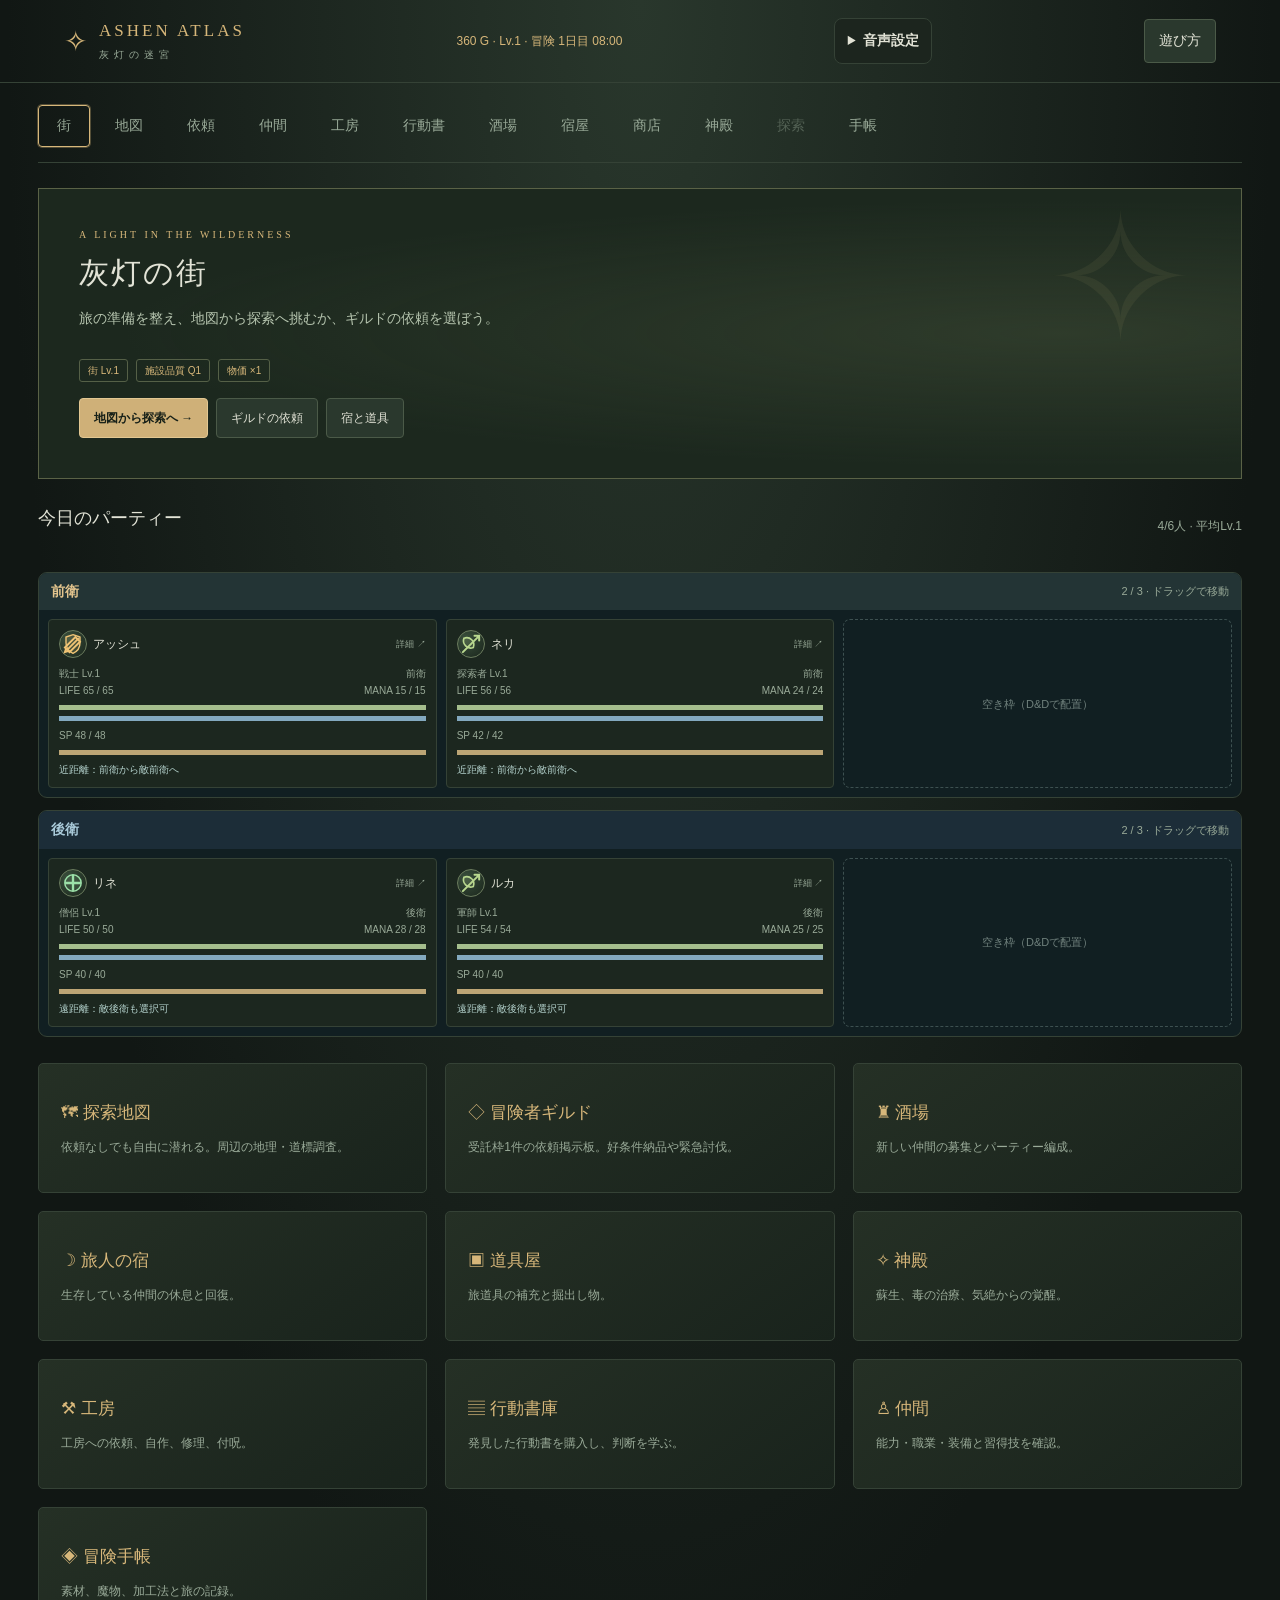
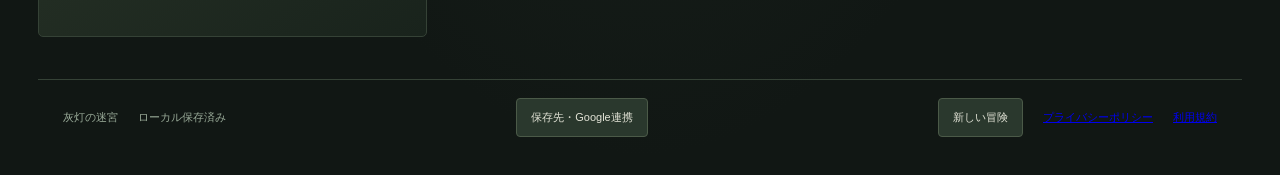
<file: index.html>
<!doctype html>
<html lang="ja"><head><meta charset="utf-8"><meta name="viewport" content="width=device-width,initial-scale=1"><title>灰灯の迷宮 — ASHEN ATLAS</title><link rel="stylesheet" href="style.css?v=20261023-tactics-reserve-v1"><link rel="stylesheet" href="equipment.css?v=20261023-tactics-reserve-v1"><link rel="stylesheet" href="exploration-ui.css?v=20261023-tactics-reserve-v1"><link rel="stylesheet" href="formation.css?v=20261023-tactics-reserve-v1"><link rel="stylesheet" href="audio.css?v=20261023-tactics-reserve-v1"><link rel="stylesheet" href="monster-art.css?v=20261023-tactics-reserve-v1"></head><body>
<header><a class="brand" href="#" aria-label="灰灯の迷宮">✧ <span>ASHEN ATLAS<small>灰灯の迷宮</small></span></a><div id="summary"></div>
<details class="audio-controls" id="audio-controls">
  <summary>音声設定</summary>
  <div class="audio-controls__rows">
    <div class="audio-controls__row">
      <label for="audio-bgm-volume">BGM</label>
      <input id="audio-bgm-volume" data-audio-volume="bgm" type="range" min="0" max="100" step="1" value="50" aria-label="BGM音量">
      <button type="button" data-audio-mute="bgm" aria-pressed="false">BGM消音</button>
    </div>
    <div class="audio-controls__row">
      <label for="audio-se-volume">SE</label>
      <input id="audio-se-volume" data-audio-volume="se" type="range" min="0" max="100" step="1" value="70" aria-label="SE音量">
      <button type="button" data-audio-mute="se" aria-pressed="false">SE消音</button>
    </div>
  </div>
  <p class="audio-controls__status" id="audio-status" role="status" aria-live="polite"></p>
</details>
<button id="help">遊び方</button></header>
<div class="shell"><nav id="nav" aria-label="施設"></nav><main><div id="notice" role="status" aria-live="polite"></div><div id="app"></div></main></div>
<footer><span>灰灯の迷宮</span><span id="save-status"></span><button id="save-settings">保存先・Google連携</button><button id="reset">新しい冒険</button><a href="privacy.html">プライバシーポリシー</a><a href="terms.html">利用規約</a></footer>
<dialog id="save-dialog"><h2>プレイデータの保存</h2><p>ローカル保存はこのブラウザに自動保存します。クラウド保存はGoogleアカウントごとに1つの冒険を保存し、端末にも控えを残します。</p><p>再読み込み後はローカルの控えで再開します。別の端末の続きを遊ぶ場合は、Googleログインしてクラウドを読み込んでください。</p><div class="actions"><button id="save-local">ローカル保存を使う</button><button id="save-google">Googleログイン</button><button id="save-connect">再接続・保存</button><button id="save-signout">ログアウト</button></div><div id="google-signin"></div><p id="cloud-message" role="status" aria-live="polite"></p><p class="muted">クラウド保存時はプレイデータをサーバーへ送ります。Googleの認証情報は端末の保存領域に記録しません。</p><button id="save-close">閉じる</button></dialog>
<dialog id="guide"><h2>探索者の手引き</h2><p>地図と依頼で目的地を選び、最大6人で探索します。矢印キー・WASD・地図の矢印で移動。鉱石・宝箱・階段は絵で表示され、光る門が出口です。</p><p>通常敵はランダム遭遇。地図横で全員のコマンドと対象を選び、ターン実行。連続自動探索は探索者の同行か対応する行動書が必要です。勝利後は結果を確認する3秒間を挟んで再開します。軍師の同行で回復などの戦術支援が使えます。階段では止まります。</p><p>LIFE 0は死亡、MANA 0は気絶、SP 0は戦闘能力と歩行速度の半減。宿は生存者の休息、神殿は蘇生・解毒・覚醒を行う有料施設です。魔力薬で気絶を、蘇生薬で死亡を回復することもできます。消耗に備えて引き返してください。</p><p>名前を押すと8能力・持ち物・技を確認できます。装備は本人の持ち物から頭・身体・腕・脚・装飾品・武器・盾へ装着します。両手武器と盾は併用できません。適性外の装備は性能が低下し特殊効果を失います。詳細画面で成長を仮配分し、変化を見て確定できます。一人一職、募集と転職は酒場で行います。レベル上昇だけでは回復しません。</p><p>入口以外の帰還には帰還符、または探索者のSP3即時帰還を利用できます。全滅では装備を残し、滞在時間の5倍（10秒〜30分）再入場待機になります。素材と装備は品質別。高級工房・強化には高額な金貨と高品質素材が必要です。</p><p>アドレスの入力からLv.80〜300の街と探索域を生成。生の入力は保存・送信しません。旧版保存は保持して新版へ変換します。</p><button id="close-help">閉じる</button></dialog>
<dialog id="equipment-dialog" class="equipment-dialog"><button id="equipment-dialog-close" class="dialog-close" data-action="equipment-dialog-close">閉じる ×</button><div id="equipment-dialog-body"></div></dialog>
<dialog id="character-dialog"><button id="character-close" class="dialog-close">閉じる ×</button><div id="character-body"></div></dialog>
<script src="data.js?v=20261023-tactics-reserve-v1"></script><script src="world-data.js?v=20261023-tactics-reserve-v1"></script><script src="catalog-data.js?v=20261023-tactics-reserve-v1"></script><script src="jobs-data.js?v=20261023-tactics-reserve-v1"></script><script src="game.js?v=20261023-tactics-reserve-v1"></script><script src="screens.js?v=20261023-tactics-reserve-v1"></script><script src="systems.js?v=20261023-tactics-reserve-v1"></script><script src="monster-art.js?v=20261023-tactics-reserve-v1"></script><script src="characters.js?v=20261023-tactics-reserve-v1"></script><script src="facilities.js?v=20261023-tactics-reserve-v1"></script><script src="equipment.js?v=20261023-tactics-reserve-v1"></script><script src="map-art.js?v=20261023-tactics-reserve-v1"></script><script src="exploration-ui.js?v=20261023-tactics-reserve-v1"></script><script src="formation.js?v=20261023-tactics-reserve-v1"></script><script src="audio.js?v=20261023-tactics-reserve-v1"></script><script src="save-manager.js?v=20261023-tactics-reserve-v1"></script><script>boot();</script></body></html>
</file>
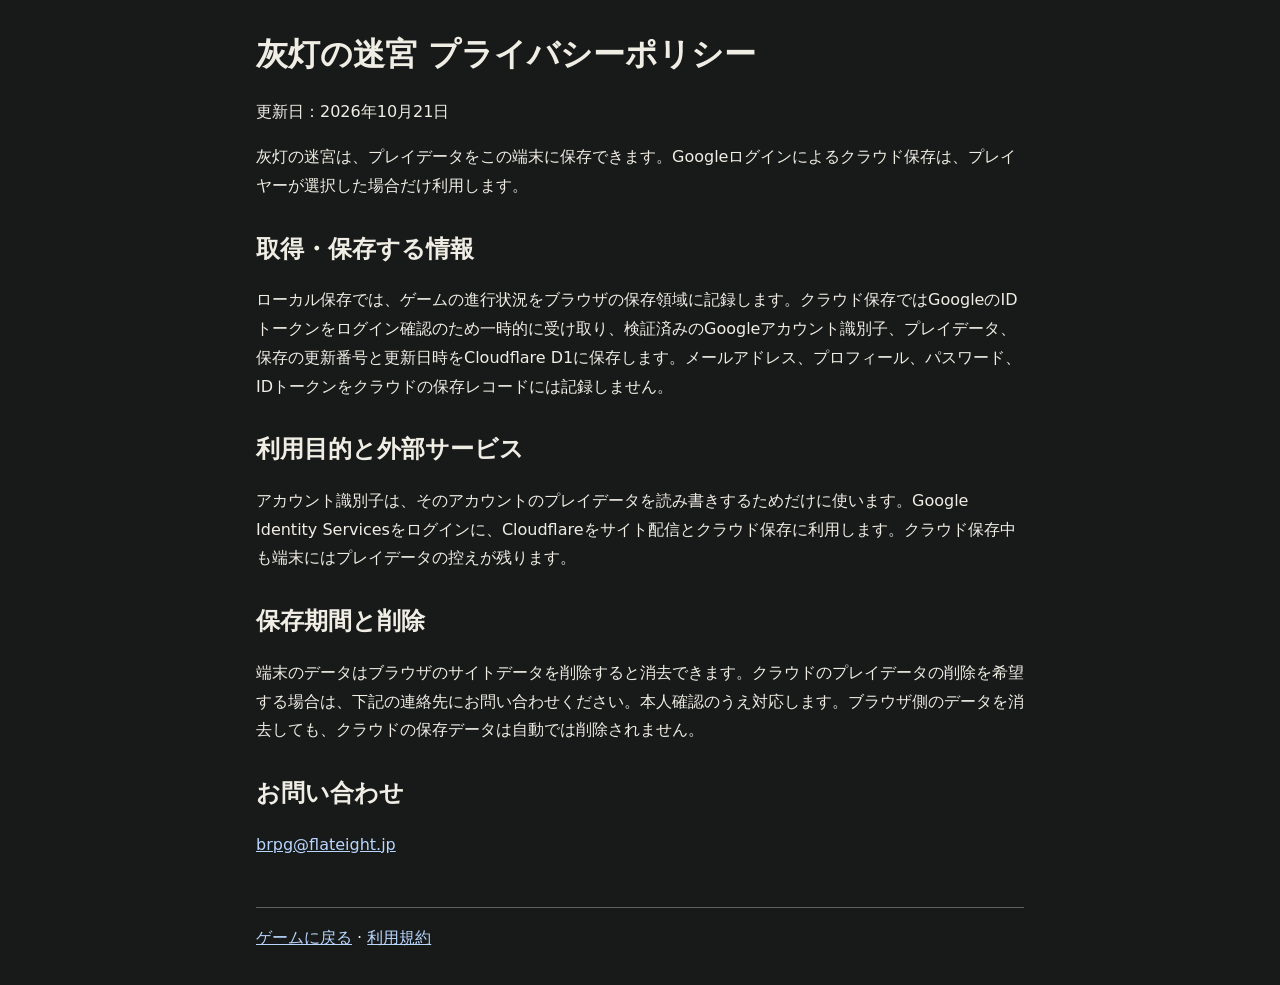
<file: privacy.html>
<!doctype html>
<html lang="ja"><head><meta charset="utf-8"><meta name="viewport" content="width=device-width,initial-scale=1"><title>プライバシーポリシー | 灰灯の迷宮</title><style>body{max-width:48rem;margin:2rem auto;padding:0 1rem;background:#171a19;color:#f0ede5;font:1rem/1.8 system-ui,sans-serif}a{color:#b9d6ff}h1,h2{line-height:1.4}h2{margin-top:2rem}footer{margin-top:3rem;border-top:1px solid #5b625f;padding-top:1rem}</style></head><body>
<main><h1>灰灯の迷宮 プライバシーポリシー</h1><p>更新日：2026年10月21日</p>
<p>灰灯の迷宮は、プレイデータをこの端末に保存できます。Googleログインによるクラウド保存は、プレイヤーが選択した場合だけ利用します。</p>
<h2>取得・保存する情報</h2><p>ローカル保存では、ゲームの進行状況をブラウザの保存領域に記録します。クラウド保存ではGoogleのIDトークンをログイン確認のため一時的に受け取り、検証済みのGoogleアカウント識別子、プレイデータ、保存の更新番号と更新日時をCloudflare D1に保存します。メールアドレス、プロフィール、パスワード、IDトークンをクラウドの保存レコードには記録しません。</p>
<h2>利用目的と外部サービス</h2><p>アカウント識別子は、そのアカウントのプレイデータを読み書きするためだけに使います。Google Identity Servicesをログインに、Cloudflareをサイト配信とクラウド保存に利用します。クラウド保存中も端末にはプレイデータの控えが残ります。</p>
<h2>保存期間と削除</h2><p>端末のデータはブラウザのサイトデータを削除すると消去できます。クラウドのプレイデータの削除を希望する場合は、下記の連絡先にお問い合わせください。本人確認のうえ対応します。ブラウザ側のデータを消去しても、クラウドの保存データは自動では削除されません。</p>
<h2>お問い合わせ</h2><p><a href="mailto:brpg@flateight.jp">brpg@flateight.jp</a></p></main>
<footer><a href="/">ゲームに戻る</a> · <a href="/terms.html">利用規約</a></footer></body></html>
</file>
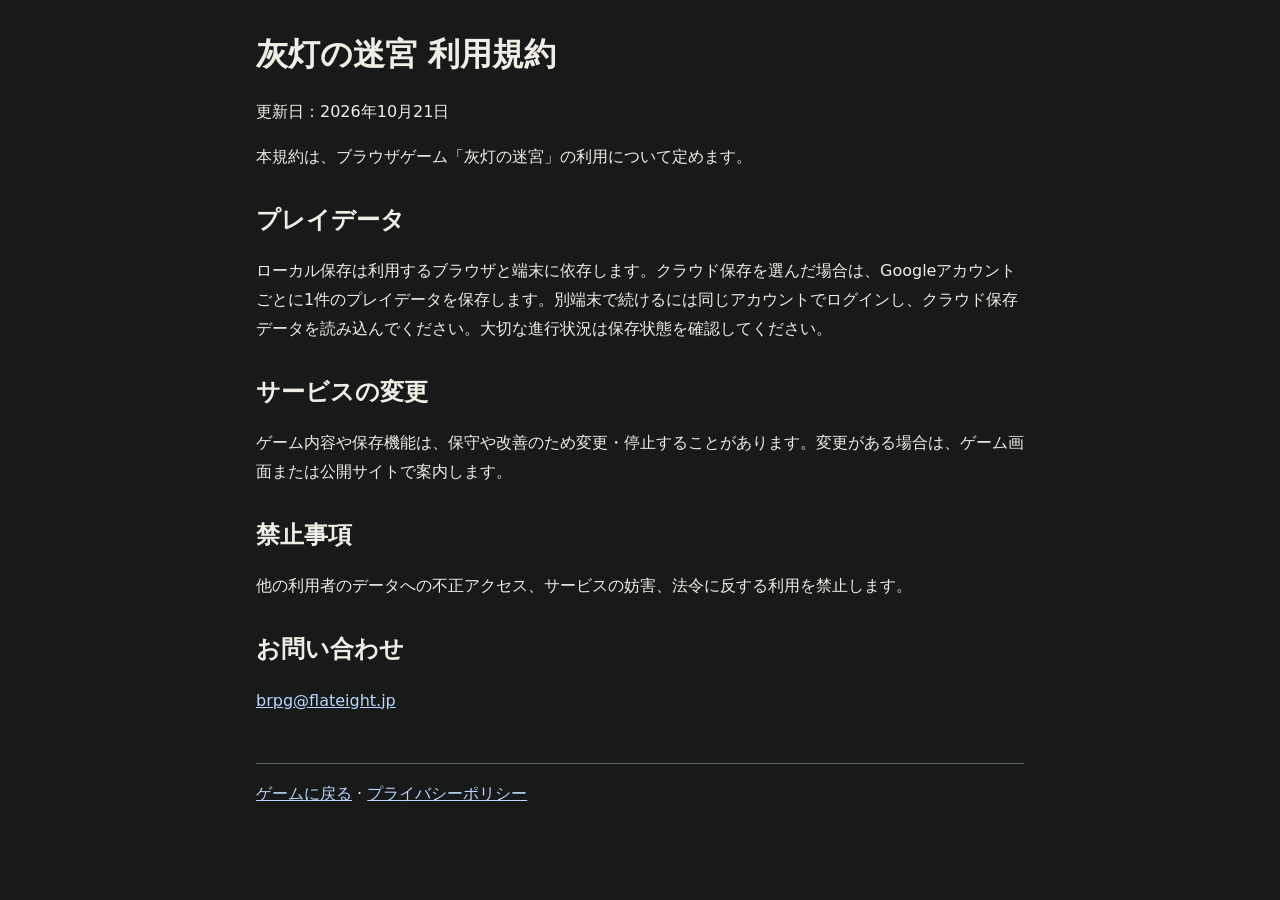
<file: terms.html>
<!doctype html>
<html lang="ja"><head><meta charset="utf-8"><meta name="viewport" content="width=device-width,initial-scale=1"><title>利用規約 | 灰灯の迷宮</title><style>body{max-width:48rem;margin:2rem auto;padding:0 1rem;background:#171a19;color:#f0ede5;font:1rem/1.8 system-ui,sans-serif}a{color:#b9d6ff}h1,h2{line-height:1.4}h2{margin-top:2rem}footer{margin-top:3rem;border-top:1px solid #5b625f;padding-top:1rem}</style></head><body>
<main><h1>灰灯の迷宮 利用規約</h1><p>更新日：2026年10月21日</p>
<p>本規約は、ブラウザゲーム「灰灯の迷宮」の利用について定めます。</p>
<h2>プレイデータ</h2><p>ローカル保存は利用するブラウザと端末に依存します。クラウド保存を選んだ場合は、Googleアカウントごとに1件のプレイデータを保存します。別端末で続けるには同じアカウントでログインし、クラウド保存データを読み込んでください。大切な進行状況は保存状態を確認してください。</p>
<h2>サービスの変更</h2><p>ゲーム内容や保存機能は、保守や改善のため変更・停止することがあります。変更がある場合は、ゲーム画面または公開サイトで案内します。</p>
<h2>禁止事項</h2><p>他の利用者のデータへの不正アクセス、サービスの妨害、法令に反する利用を禁止します。</p>
<h2>お問い合わせ</h2><p><a href="mailto:brpg@flateight.jp">brpg@flateight.jp</a></p></main>
<footer><a href="/">ゲームに戻る</a> · <a href="/privacy.html">プライバシーポリシー</a></footer></body></html>
</file>
<file: style.css>
:root{--bg:#111714;--panel:#1c251e;--line:#354236;--gold:#d7b77a;--text:#e2e3d6;--muted:#99aa98;--red:#db9684;--green:#a7c291}*{box-sizing:border-box}body{margin:0;background:radial-gradient(ellipse at 50% 0,#29372c,transparent 70%),var(--bg);color:var(--text);font:14px/1.7 'Yu Gothic UI',Meiryo,sans-serif}button,input,select{font:inherit}button{border:1px solid #4b5a48;background:#2a382d;color:var(--text);border-radius:4px;padding:9px 14px;cursor:pointer}button:hover{border-color:var(--gold);background:#394a38}button:disabled{opacity:.4;cursor:default}button:focus-visible,a:focus-visible,input:focus-visible,select:focus-visible{outline:2px solid var(--gold);outline-offset:3px}.primary{background:#cfb078;color:#172018;border-color:#e2c792;font-weight:600}.primary:hover{background:#e4ca97}.danger{color:var(--red)}header{display:flex;align-items:center;justify-content:space-between;gap:18px;min-height:83px;border-bottom:1px solid var(--line);padding:15px 5%}.brand{color:var(--gold);font:28px Georgia;text-decoration:none;display:flex;gap:12px;align-items:center}.brand span{font-size:17px;letter-spacing:3px}.brand small{display:block;font:10px sans-serif;letter-spacing:5px;margin-top:7px}#summary{font-size:12px;color:var(--gold)}.shell{max-width:1260px;margin:0 auto;padding:22px 28px}nav{display:flex;gap:6px;flex-wrap:wrap;border-bottom:1px solid var(--line);padding-bottom:15px;margin-bottom:25px}nav button{background:transparent;border-color:transparent;color:var(--muted);padding:8px 18px}nav .active{color:var(--gold);border-color:#716447;background:#2c3428}main{min-height:65vh}h1{font:30px/1.5 'Yu Mincho',serif;letter-spacing:2px;margin:7px 0 12px}h2{font-size:18px;font-weight:500;margin:0 0 16px}h3{font-size:15px;font-weight:500;margin:0 0 12px}p{margin:8px 0 14px}.eyebrow{font:10px Georgia;letter-spacing:3px;color:var(--gold);margin:0 0 10px}.muted,small{color:var(--muted);font-size:12px}.lead{max-width:680px;color:#b6c5af;margin-bottom:28px}.sectionhead{display:flex;align-items:center;justify-content:space-between;gap:18px;margin:0 0 22px}.panel,.card{background:linear-gradient(145deg,#253025,#19231c);border:1px solid var(--line);border-radius:5px;padding:22px}.grid{display:grid;grid-template-columns:repeat(2,minmax(0,1fr));gap:18px}.grid.three{grid-template-columns:repeat(3,minmax(0,1fr))}.stack{display:grid;gap:16px}.row{display:flex;align-items:center;gap:10px;flex-wrap:wrap}.between{justify-content:space-between}.gold{color:var(--gold)}.town-hero{border:1px solid #5a6246;padding:40px;background:radial-gradient(ellipse at 85% 50%,#53614455,transparent 65%),#1c281e;margin-bottom:24px;position:relative;overflow:hidden}.town-hero:after{content:'✧';position:absolute;font:180px Georgia;color:#bbad6f16;right:45px;top:-15px;pointer-events:none}.town-hero p{max-width:600px}.facility{min-height:130px;cursor:pointer;text-align:left;display:block;width:100%}.facility b{display:block;font-weight:500;font-size:17px;color:var(--gold);margin-bottom:10px}.facility small{display:block}.field{display:block;color:var(--muted);font-size:12px;margin:12px 0}input,select{display:block;width:100%;background:#121d16;color:var(--text);border:1px solid #4c5c47;padding:10px;border-radius:3px;margin-top:6px}.inline-select{width:auto;min-width:160px}.hero-top{display:flex;gap:12px;align-items:center;margin-bottom:14px}.avatar{font:35px Georgia;color:var(--gold);width:52px;height:55px;display:grid;place-items:center;border:1px solid #4f6149;background:#304330}.hero-top h3{margin:0}.bar{height:5px;background:#354234;margin:6px 0}.bar i{display:block;height:100%;background:#a5be8d}.bar.mp i{background:#83a9bf}.numbers{font-size:11px;color:var(--muted);display:flex;justify-content:space-between}.chip{display:inline-block;font-size:10px;padding:2px 8px;border:1px solid #556047;color:var(--gold);border-radius:3px}.stats{display:flex;gap:15px;flex-wrap:wrap;font-size:12px;margin:14px 0}.equipment{font-size:12px;color:#ccb987;border-top:1px solid var(--line);padding-top:10px}.actions{display:flex;gap:8px;flex-wrap:wrap;margin-top:16px}.actions button{font-size:12px}.party-strip{display:grid;grid-template-columns:repeat(6,minmax(0,1fr));gap:8px}.mini{padding:10px;background:#1c271f;border:1px solid var(--line);border-radius:4px;min-width:0}.mini b{font-size:12px;font-weight:500}.mini .numbers{font-size:10px}.dead{opacity:.45}.selected{border-color:var(--gold)!important;box-shadow:0 0 0 1px #d7b77a55}.pill{font-size:11px;color:var(--gold)}.map-layout{display:grid;grid-template-columns:minmax(0,1fr) 230px;gap:18px}.map-panel{padding:0;overflow:hidden}canvas{display:block;width:100%;background:#0d1710;aspect-ratio:760/500;image-rendering:pixelated}.map-caption{display:flex;justify-content:space-between;padding:12px 18px;color:var(--muted);font-size:11px;border-top:1px solid var(--line)}.map-controls{display:flex;justify-content:space-between;gap:12px;align-items:center;padding:16px;flex-wrap:wrap}.dpad{display:grid;grid-template-columns:repeat(3,36px);gap:3px}.dpad button{padding:6px}.dpad button:first-child{grid-column:2}.dpad button:nth-child(2){grid-column:1}.dpad button:nth-child(5){grid-column:2}.explore-party{margin-top:16px}.explore-party .party-strip{grid-template-columns:repeat(3,1fr)}.log{max-height:220px;overflow:auto;font-size:12px}.log p{padding:8px 0;margin:0;border-bottom:1px solid var(--line)}.log p:first-child{color:var(--gold)}#notice{padding:10px 14px;background:#39402a;color:#e9d39d;border-left:3px solid var(--gold);margin-bottom:16px}#notice:empty{display:none}.enemy-field{background:radial-gradient(ellipse at 50% 100%,#4d403544,transparent),#111c16;border:1px solid var(--line);border-radius:5px;padding:25px;display:flex;gap:18px;justify-content:center;flex-wrap:wrap;min-height:190px;margin-bottom:18px}.enemy{width:190px;text-align:center;background:#253124;border:1px solid #59604b;padding:16px}.enemy .avatar{margin:0 auto 12px;border:none;background:transparent;height:50px;font-size:43px}.enemy h3{margin-bottom:4px}.enemy small{font-size:10px}.command-area{margin-top:20px;display:grid;grid-template-columns:1fr 1fr;gap:18px}.command-buttons{display:flex;gap:8px;flex-wrap:wrap}.turn-list{font-size:12px}.turn-list div{padding:6px 0;border-bottom:1px solid var(--line)}.inventory-line{display:flex;gap:8px;flex-wrap:wrap;margin-bottom:20px}.inventory-line span{padding:6px 10px;background:#202e23;border:1px solid var(--line);font-size:12px}.item-card .avatar{font-size:28px}.item-card .actions select{width:150px;padding:5px}.locked{opacity:.65}.book{border-left:3px solid #81754d}.status{color:var(--red);font-size:11px}.empty{padding:26px;text-align:center;color:var(--muted)}footer{max-width:1204px;margin:20px auto;padding:18px 25px;border-top:1px solid var(--line);display:flex;gap:20px;align-items:center;flex-wrap:wrap;font-size:11px;color:var(--muted)}footer button{margin-left:auto;font-size:11px}dialog{max-width:650px;width:calc(100% - 30px);max-height:85vh;overflow:auto;background:#232e23;border:1px solid var(--gold);color:var(--text);padding:28px}dialog::backdrop{background:#000b}dialog h3{color:var(--gold);margin-top:20px}dialog p{font-size:13px}.divider{border:0;border-top:1px solid var(--line);margin:20px 0}button.wide{width:100%;margin-top:10px}.book-list{display:grid;grid-template-columns:repeat(2,1fr);gap:16px}.note{border-left:2px solid var(--gold);padding-left:15px}.small-buttons button{font-size:11px;padding:6px 10px}@media(max-width:800px){.shell{padding:18px 15px}.grid.three{grid-template-columns:repeat(2,minmax(0,1fr))}.map-layout{grid-template-columns:1fr}.map-layout>aside{display:grid;grid-template-columns:1fr 1fr;gap:12px}.party-strip{grid-template-columns:repeat(3,minmax(0,1fr))}.town-hero{padding:26px}.brand span{font-size:14px}header{padding:15px 20px}#summary{font-size:10px}.command-area{grid-template-columns:1fr}}@media(max-width:520px){.grid,.grid.three,.book-list{grid-template-columns:1fr}.sectionhead{align-items:flex-start;flex-direction:column}h1{font-size:24px}.town-hero{padding:23px}header{gap:8px}.brand{font-size:22px;gap:7px}.brand span{font-size:12px;letter-spacing:1.5px}header>button{font-size:11px;padding:6px}nav{gap:0}nav button{padding:7px 10px;font-size:12px}.panel,.card{padding:17px}.map-panel{padding:0}.map-layout>aside{grid-template-columns:1fr}.enemy{width:145px;padding:10px}.enemy-field{gap:10px;padding:15px}.enemy .avatar{font-size:33px}.enemy h3{font-size:13px}.party-strip{grid-template-columns:repeat(2,minmax(0,1fr))}.mini{padding:9px}.map-caption{font-size:10px}.map-controls{padding:12px}.explore-party .party-strip{grid-template-columns:repeat(2,minmax(0,1fr))}}
:root{--region:#a7c291}
body{overflow-wrap:anywhere}
.town-facilities,.section-space{margin-top:26px}.town-facts{display:flex;gap:8px;flex-wrap:wrap}.hero-link{display:flex;align-items:center;gap:6px;width:100%;background:transparent;border:0;text-align:left;padding:0 0 7px}.hero-link>span{font-size:21px}.hero-link small{margin-left:auto;font-size:9px}.hero-link:hover{background:transparent;color:var(--gold)}.mini-plan{display:flex;gap:5px;align-items:center;justify-content:space-between;font-size:10px;margin-top:6px}.mini-plan button{font-size:10px;padding:2px 6px}.stat-grid{display:grid;grid-template-columns:repeat(3,minmax(0,1fr));gap:6px;margin:16px 0}.stat-grid>div{background:#111c1670;border:1px solid var(--line);padding:8px 10px;display:flex;justify-content:space-between;gap:5px}.stat-grid dt{color:var(--muted);font-size:11px}.stat-grid dd{margin:0;color:var(--gold);font-variant-numeric:tabular-nums}.detail-section{border-top:1px solid var(--line);margin-top:20px;padding-top:5px}.detail-section h3{margin-top:16px}.detail-gear,.skill-line{padding:13px 0;border-bottom:1px solid var(--line)}.detail-gear p,.skill-line p{margin:5px 0}.skill-line .row b{color:var(--text)}#character-dialog{max-width:790px}.atlas-intro{margin-bottom:27px}.atlas-card{border-top:3px solid var(--region);display:flex;flex-direction:column}.atlas-card h2{margin:14px 0 4px}.atlas-resource{font-size:12px;border-top:1px solid var(--line);padding-top:13px}.atlas-resource b{color:var(--gold);font-weight:500}.atlas-resource p{color:var(--muted);margin-top:3px}.atlas-card>.wide{margin-top:auto}.quest-box{background:#111b1670;padding:12px;margin:8px 0 16px;font-size:12px;border-left:2px solid var(--gold)}.quest-box p{margin:5px 0}.quest-box .actions{margin-top:8px}.quest-box button{padding:5px 10px}.town-list{max-height:230px;overflow:auto;margin-top:10px}.town-list>div{display:flex;align-items:center;justify-content:space-between;gap:12px;padding:10px 0;border-bottom:1px solid var(--line)}.town-list small{display:block}.town-list button{padding:4px 10px;font-size:11px}.discovery{border:1px solid #8f8255;background:#393b2660;padding:15px;margin-top:18px}.discovery h3{margin-bottom:8px}.supply-buttons,.skill-buttons{display:flex;gap:6px;flex-wrap:wrap}.supply-buttons button,.skill-buttons button{font-size:11px;padding:6px 9px}.skill-buttons{margin:10px 0}.skill-buttons small{display:block;font-size:10px;color:inherit;opacity:.8}.shop-list{display:grid;gap:18px}.shop-list article{border-bottom:1px solid var(--line);padding-bottom:18px}.shop-list h3{margin:0}.shop-list p{margin:5px 0 10px}.expedition-head{margin-bottom:15px}.expedition-head h1{font-size:25px;margin:3px 0}.expedition-head .eyebrow{margin-bottom:0}.expedition-layout{display:grid;grid-template-columns:minmax(0,1fr) 280px;gap:18px;align-items:start}.expedition-map,.expedition-side{min-width:0}.expedition-side{display:grid;gap:15px}.expedition-side .panel{padding:17px}.expedition-auto{display:flex;align-items:center;justify-content:space-between;gap:12px;border:1px solid #626447;background:#303c29;padding:11px 14px;margin-top:12px;border-radius:4px}.expedition-auto b{font-size:13px;color:var(--gold)}.expedition-auto small{display:block;font-size:10px}.expedition-auto button{padding:6px 14px;font-size:12px;white-space:nowrap}.auto-warning{font-size:10px;margin:5px 0}.map-command-stack{display:flex;gap:7px;flex-wrap:wrap;max-width:65%;justify-content:flex-end}.map-command-stack button{font-size:12px;padding:7px 10px}.expedition-layout.in-battle{grid-template-columns:minmax(0,1fr) minmax(340px,42%)}.in-battle .map-panel canvas{max-height:245px;object-fit:contain}.in-battle .map-caption{padding:7px 12px;font-size:10px}.in-battle .expedition-auto{margin-top:8px;padding:7px 10px}.in-battle .enemy-field{min-height:0;margin:10px 0 0;padding:8px;gap:6px;display:grid;grid-template-columns:repeat(3,minmax(0,1fr));align-items:stretch}.in-battle .enemy{width:auto;min-width:0;padding:8px 5px;font-size:11px;display:flex;flex-direction:column;align-items:center;line-height:1.5}.enemy-icon{font-size:25px;line-height:1.2;margin-bottom:5px}.in-battle .enemy>b{font-weight:500;font-size:11px}.in-battle .enemy>small{font-size:9px}.in-battle .enemy .bar{width:90%;margin:3px 0}.in-battle .explore-party{margin-top:10px}.in-battle .party-strip{grid-template-columns:repeat(3,minmax(0,1fr));gap:6px}.in-battle .mini{padding:7px}.in-battle .mini .hero-link{gap:4px}.in-battle .mini .hero-link small{display:none}.in-battle .mini .hero-link>span{font-size:15px}.in-battle .mini .hero-link b{font-size:11px}.in-battle .mini .numbers{font-size:9px}.battle-console h2{font-size:16px;margin:0}.target-fields{display:grid;grid-template-columns:1fr 1fr;gap:10px}.target-fields .field{margin:10px 0}.target-fields select{font-size:11px;padding:7px}.battle-console .command-buttons{gap:6px}.battle-console .command-buttons button{font-size:12px;padding:6px 11px}.battle-items{border-top:1px solid var(--line);border-bottom:1px solid var(--line);padding:6px 0;margin:10px 0;font-size:12px}.battle-items summary{cursor:pointer;color:var(--gold)}.battle-items .supply-buttons{padding:8px 0}.battle-console .turn-list{display:grid;grid-template-columns:1fr 1fr;gap:0 12px}.battle-console .turn-list>div{display:flex;align-items:center;justify-content:space-between;gap:5px;padding:4px 0;font-size:10px}.text-button{border:0;padding:0;color:var(--gold);background:transparent;font-size:11px}.battle-console .actions{margin-top:12px;gap:6px}.battle-console .actions button{padding:7px 10px;font-size:11px}.battle-console>p.muted{font-size:10px;margin:10px 0 0}.expedition-log .log{max-height:160px}.catalog-summary{gap:12px}.catalog-summary a{color:var(--gold);font-size:12px}.material-card h3,.research-card h3{margin:0}.material-card .stat-grid{grid-template-columns:1fr 1fr}.material-card .stat-grid>div{padding:5px 8px}.research-levels{padding-left:22px;color:var(--muted);font-size:12px}.research-levels li{padding:8px 0;border-bottom:1px solid var(--line)}.research-card>p{font-size:12px}.research-card>.gold{font-size:13px}.book h3{margin-top:12px}.stock-tiers{font-size:10px;color:var(--muted);margin-top:7px}.debt-note{color:var(--red);font-size:12px}
@media(min-width:1000px){.expedition-layout:not(.in-battle) .explore-party .party-strip{grid-template-columns:repeat(3,minmax(0,1fr))}}
@media(max-width:900px){.expedition-layout{grid-template-columns:minmax(0,1fr) 240px}.expedition-layout.in-battle{grid-template-columns:minmax(0,1fr) minmax(310px,45%)}.in-battle .enemy-field{grid-template-columns:repeat(2,minmax(0,1fr))}.in-battle .party-strip{grid-template-columns:repeat(2,minmax(0,1fr))}.in-battle .map-panel canvas{max-height:210px}.target-fields{gap:7px}.stat-grid{grid-template-columns:repeat(2,minmax(0,1fr))}}
@media(max-width:680px){.expedition-layout,.expedition-layout.in-battle{grid-template-columns:1fr}.in-battle .expedition-map{display:grid;grid-template-columns:minmax(0,1fr) minmax(0,1fr);gap:8px}.in-battle .map-panel{grid-column:1}.in-battle .map-panel canvas{height:128px;max-height:128px}.in-battle .map-caption{font-size:8px;padding:4px 6px;gap:4px}.in-battle .map-caption span:first-child{display:none}.in-battle .enemy-field{grid-column:2;grid-row:1;margin:0;grid-template-columns:repeat(2,minmax(0,1fr));padding:5px;gap:3px}.in-battle .enemy{padding:3px;line-height:1.2}.in-battle .enemy-icon{font-size:17px;margin:0}.in-battle .enemy>b{font-size:9px}.in-battle .enemy>small{font-size:8px}.in-battle .enemy>small:last-child{display:none}.in-battle .expedition-auto{grid-column:1/-1;margin:0;padding:5px 9px}.in-battle .expedition-auto small{font-size:9px}.in-battle .auto-warning{grid-column:1/-1;margin:0}.in-battle .explore-party{grid-column:1/-1;margin-top:0}.in-battle .party-strip{grid-template-columns:repeat(3,minmax(0,1fr))}.in-battle .mini .hero-link b{font-size:10px}.in-battle .mini .hero-link>span{font-size:12px}.in-battle .mini{padding:5px}.in-battle .mini .bar{margin:3px 0;height:4px}.in-battle .mini .numbers{font-size:8px}.in-battle .mini-plan{margin-top:3px;font-size:8px}.in-battle .mini-plan button{font-size:8px}.expedition-head h1{font-size:21px}.expedition-head{gap:6px;align-items:flex-start;flex-direction:row}.expedition-head>.chip{font-size:9px;max-width:115px}.expedition-side .panel{padding:13px}.battle-console .turn-list{grid-template-columns:repeat(3,minmax(0,1fr));gap:0 8px}.battle-console .turn-list>div{flex-direction:column;align-items:flex-start;gap:0;font-size:9px}.battle-console .target-fields select{padding:5px;margin-top:3px}.battle-console .target-fields .field{margin:7px 0}.skill-buttons{margin:7px 0}.skill-buttons button{padding:5px 8px}.battle-console .actions{margin-top:9px}.expedition-log .log{max-height:120px}.shop-list{grid-template-columns:1fr 1fr;gap:15px}.shop-list article{min-width:0}.town-facilities{margin-top:20px}.atlas-intro{grid-template-columns:1fr}}
@media(max-width:420px){.stat-grid>div{padding:6px}.in-battle .enemy>b{font-size:8px}.in-battle .mini .numbers{font-size:7px}.in-battle .mini .hero-link>span{display:none}.in-battle .mini-plan{font-size:7px}.map-command-stack{max-width:60%}.map-command-stack button{padding:5px 7px;font-size:10px}.shop-list{grid-template-columns:1fr}.target-fields{grid-template-columns:1fr 1fr}.battle-console .command-buttons button{padding:5px 9px}.battle-console .actions button{padding:6px 8px}}

.bar.sp i{background:#bca575}.dialog-close{position:sticky;top:0;float:right;z-index:2}#character-dialog{max-width:820px;width:90vw;max-height:86vh;overflow:auto} .battle-console{position:sticky;top:16px} .stat-grid{grid-template-columns:repeat(4,minmax(0,1fr))}@media(max-width:700px){.stat-grid{grid-template-columns:repeat(2,minmax(0,1fr))}.battle-console{position:static}}
.rarity-common{border-color:#5a6558}.rarity-magic{border-color:#4d82b0!important;box-shadow:inset 0 0 12px #4d82b022}.rarity-rare{border-color:#9e69b8!important;box-shadow:inset 0 0 14px #9e69b829}.rarity-legendary{border-color:#d99b38!important;box-shadow:inset 0 0 18px #d99b3838}.rarity-mythic{border-color:#e06256!important;box-shadow:inset 0 0 22px #e0625644}
.badge-rarity{display:inline-block;font-size:10px;padding:1px 7px;border-radius:3px;font-weight:600;margin-right:4px}
.monster-thumb{width:64px;height:64px;border:0;background-color:transparent;background-repeat:no-repeat;margin:0 auto 6px;flex-shrink:0}
/* Monster sheets are assigned by the reviewed ID manifest in systems.js. */
.in-battle .monster-thumb{width:52px;height:52px}
.loot-banner{border:1px solid #d7b77a;background:linear-gradient(135deg,#38301e,#1e281f);padding:12px 16px;border-radius:5px;margin:10px 0}
.tab-bar{display:flex;gap:6px;flex-wrap:wrap;margin:14px 0}
.tab-bar button.selected{background:#cfb078;color:#172018;border-color:#e2c792;font-weight:600}

.ally-picker{display:grid;grid-template-columns:repeat(3,minmax(0,1fr));gap:5px;margin:6px 0}
.ally-pick-btn{padding:5px 6px;font-size:11px;text-align:left;background:#1a261e;border:1px solid #445443;border-radius:4px;display:flex;flex-direction:column;gap:2px}
.ally-pick-btn.ally-selected{border-color:#72d692!important;background:#1f3827;box-shadow:0 0 0 1px #72d69266}
.ally-pick-btn small{font-size:9px;color:#b8d1be}
.mini.ally-targeted{border-color:#72d692!important;box-shadow:0 0 8px #72d69244}
.fx-float{position:fixed;pointer-events:none;font-weight:700;font-size:18px;z-index:9999;text-shadow:0 2px 4px #000c;animation:fxFloatUp .95s cubic-bezier(.16,1,.3,1) forwards}
@keyframes fxFloatUp{0%{opacity:1;transform:translate(-50%,0) scale(.85)}25%{transform:translate(-50%,-14px) scale(1.12)}100%{opacity:0;transform:translate(-50%,-44px) scale(.95)}}
@keyframes fxShake{0%,100%{transform:translateX(0)}20%{transform:translateX(-6px)}40%{transform:translateX(6px)}60%{transform:translateX(-4px)}80%{transform:translateX(4px)}}
@keyframes fxHealGlow{0%{box-shadow:0 0 0 #6be38e00}40%{box-shadow:0 0 22px #6be38eaa;border-color:#6be38e}100%{box-shadow:0 0 0 #6be38e00}}
@keyframes fxSlash{0%{filter:brightness(1)}30%{filter:brightness(2.2) contrast(1.3)}100%{filter:brightness(1)}}
.fx-shake{animation:fxShake .36s ease-in-out}
.fx-heal{animation:fxHealGlow .65s ease-out}
.fx-hit{animation:fxSlash .35s ease-out}
.battle-digest{background:#152219;border:1px solid #4f644d;border-left:3px solid var(--gold);border-radius:4px;padding:8px 12px;margin-bottom:10px;font-size:12px;max-height:135px;overflow:auto}
.battle-digest p{margin:3px 0;padding:2px 0;border-bottom:1px dashed #2e3d30}
.battle-digest p:last-child{border-bottom:0}
.return-guide{background:#18261d;border:1px solid #536950;border-radius:4px;padding:8px 12px;margin-top:8px;font-size:12px;display:flex;align-items:center;justify-content:space-between;gap:10px;flex-wrap:wrap}
.hero-svg-badge{width:28px;height:28px;display:inline-flex;align-items:center;justify-content:center;border-radius:50%;border:1px solid #6b7c5e;background:radial-gradient(circle at 30% 30%,#3a4f3c,#1a261c);flex-shrink:0;vertical-align:middle}
.avatar .hero-svg-badge{width:46px;height:46px}
/* Character records keep editing separate from the roster overview. */
#character-dialog { width:min(1080px,94vw); max-width:1080px; max-height:90vh; }
.character-grid { display:grid; grid-template-columns:repeat(2,minmax(0,1fr)); gap:16px; }
.character-section { background:var(--panel,#17231e); border:1px solid #425548; border-radius:12px; padding:18px; min-width:0; }
.character-section h3 { margin-top:0; color:#ead6a0; }
.character-pager { display:flex; align-items:center; justify-content:space-between; gap:12px; margin:10px 0 20px; flex-wrap:wrap; }
.growth-grid { display:grid; grid-template-columns:repeat(2,minmax(0,1fr)); gap:8px; }
.growth-control { display:grid; grid-template-columns:1fr auto; align-items:center; gap:4px; padding:8px; background:#101b16; border-radius:8px; }
.growth-control small { display:block; }
.growth-control .actions { grid-column:1 / -1; justify-content:flex-end; margin:0; }
.growth-control button { min-width:32px; padding:6px 10px; }
.stat-change { color:#a4efbe; font-weight:700; }
.party-status-open { width:100%; text-align:left; }
.party-status-open > span { display:block; margin:5px 0; }
.party-status-open > .row { display:flex; }
.party-status { cursor:pointer; }
.recruit-preview { padding:16px; background:#101b16; border:1px solid #647953; border-radius:10px; margin:14px 0; }
.tavern-create { margin-top:20px; }
@media(max-width:700px) {
  .character-grid { grid-template-columns:1fr; }
  .growth-grid { grid-template-columns:1fr; }
  #character-dialog { padding:16px; width:96vw; max-width:96vw; }
  .character-section { padding:14px; }
  .character-section select { max-width:100%; text-overflow:ellipsis; }
  .learned-skills { max-height:260px; overflow:auto; }
}
@media(max-width:520px) {
  #character-dialog { padding:12px; width:98vw; max-width:98vw; max-height:92vh; }
  .character-pager { gap:6px; margin:6px 0 12px; }
  .character-pager button { padding:6px 10px; font-size:12px; }
  .hero-top { gap:10px; }
  .hero-top h2 { font-size:16px; }
  .ally-picker { grid-template-columns:repeat(2,minmax(0,1fr)); }
  .target-fields { grid-template-columns:1fr; }
  .item-card .actions select { width:100%; flex:1 1 120px; }
  .recruit-preview { grid-template-columns:repeat(2,minmax(0,1fr)); padding:10px; }
}

.character-nav-side {
  position: fixed;
  top: 50%;
  transform: translateY(-50%);
  z-index: 1000;
  width: 48px;
  height: 84px;
  background: rgba(18, 30, 24, 0.94);
  border: 1px solid #9e9162;
  color: #dfd29d;
  font-size: 24px;
  display: flex;
  align-items: center;
  justify-content: center;
  cursor: pointer;
  border-radius: 6px;
  box-shadow: 0 4px 16px rgba(0, 0, 0, 0.6);
  transition: background 0.15s, color 0.15s, transform 0.15s;
  user-select: none;
}
.character-nav-side:hover {
  background: #c6bf9f;
  color: #0c171b;
  border-color: #f7eed0;
}
.character-nav-side:active {
  transform: translateY(-50%) scale(0.95);
}
.character-nav-side.prev {
  left: max(8px, calc(50vw - 570px));
}
.character-nav-side.next {
  right: max(8px, calc(50vw - 570px));
}
.character-pager-tag {
  color: var(--gold);
  font-weight: 500;
  font-size: 13px;
  padding: 3px 10px;
  background: rgba(18, 28, 22, 0.7);
  border: 1px solid var(--line);
  border-radius: 4px;
}
@media (max-width: 1160px) {
  .character-nav-side {
    width: 38px;
    height: 64px;
    font-size: 18px;
    background: rgba(18, 30, 24, 0.9);
  }
  .character-nav-side.prev { left: 4px; }
  .character-nav-side.next { right: 4px; }
}
</file>
<file: equipment.css>
.equipment-paperdoll{display:grid;grid-template-columns:minmax(0,1fr);gap:6px}
.equipment-slot{display:grid;grid-template-columns:minmax(80px,120px) minmax(0,1fr) auto auto;align-items:center;gap:8px;min-width:0;padding:9px 12px;text-align:left;border:1px solid var(--line,#555);border-radius:8px;background:rgba(0,0,0,.12);color:inherit;cursor:pointer}
.equipment-slot:hover,.equipment-slot.selected{border-color:var(--gold,#bb9d61);background:rgba(187,157,97,.1)}
.equipment-slot.filled{border-left:3px solid var(--gold,#bb9d61)}
.equipment-slot-caption{display:flex;align-items:center;gap:6px;min-width:0}.equipment-slot-caption>small{color:var(--gold,#bb9d61);letter-spacing:.04em}.equipment-slot b,.inventory-card h4{font-size:13px;margin:0}.equipment-slot-name,.inventory-card h4{overflow:hidden;text-overflow:ellipsis;white-space:nowrap;min-width:0}.equipment-slot>span{font-size:11px;line-height:1.5}.equipment-slot>.slot-hint{grid-column:2 / -1;color:var(--muted,#aaa)}
.equipped-mark,.equipped-badge{color:#b7e3a1;font-size:11px;font-weight:700;white-space:nowrap}.equipped-badge{align-self:flex-start;max-width:100%;white-space:normal;padding:3px 7px;border-radius:999px;background:rgba(83,139,68,.2);border:1px solid rgba(143,197,125,.6)}
.durability{font-weight:700;white-space:nowrap}.durability.healthy{color:#b7e3a1}.durability.worn{color:#e9d578}.durability.low{color:#f4a261}.durability.critical{color:#ff746c}.durability.broken{color:#ff4545;text-decoration:line-through}
.equipment-slot .durability{justify-self:end}.equipment-unsuitable{color:#ecad83}.slot-candidates{margin:10px 0;padding:10px;border:1px solid var(--line,#555);border-radius:8px}.slot-candidates>div>.row{margin-bottom:8px}.slot-candidates h4{margin:0;font-size:13px}
.inventory-grid{display:grid;grid-template-columns:repeat(auto-fit,minmax(min(100%,220px),1fr));gap:10px}.inventory-card{display:flex;flex-direction:column;gap:7px;padding:12px;border:1px solid var(--line,#555);border-radius:8px;min-width:0;background:rgba(0,0,0,.12)}.inventory-card.is-equipped{border:2px solid #8fbd75;background:rgba(86,137,67,.12);box-shadow:0 0 0 1px rgba(143,189,117,.16)}.inventory-card p{margin:0;font-size:12px;line-height:1.6}.inventory-card>small{display:block;font-size:11px;line-height:1.6}.inventory-card>.actions{margin-top:auto}.inventory-card .row{align-items:flex-start;flex-wrap:nowrap;gap:5px}.inventory-card .actions>button{font-size:11px;padding:7px 9px}.inventory-transfer summary,.equipment-storage summary{cursor:pointer;color:var(--gold,#bb9d61);font-size:12px;padding:7px 0}.inventory-transfer .actions{margin-top:6px}.equipment-storage{border-top:1px solid var(--line,#555);padding-top:8px}
@media(max-width:540px){.equipment-slot{grid-template-columns:minmax(66px,85px) minmax(0,1fr) auto;gap:5px;padding:8px}.equipment-slot>.durability{grid-column:2;justify-self:start}.equipment-slot>span:not(.durability){grid-column:3;grid-row:2}.equipment-slot>.slot-hint{grid-column:2/-1}.inventory-grid{grid-template-columns:1fr}.equipment-slot-name{font-size:12px}.equipped-mark{font-size:9px}}

.character-equipment{grid-column:1/-1}.equipment-slot{min-height:43px}.equipment-slot-name{display:block}.inventory-card h4{max-width:100%}.inventory-card .row>small{flex-shrink:0}.character-equipment .equipment-slot{grid-template-columns:minmax(95px,145px) minmax(0,1fr) auto auto}
@media(max-width:540px){.character-equipment .equipment-slot{grid-template-columns:minmax(70px,95px) minmax(0,1fr) auto}.equipment-slot-caption{flex-direction:column;align-items:flex-start;gap:0}.equipment-slot>.durability{grid-column:3;grid-row:1}.equipment-slot>span:last-child:not(.equipment-slot-caption):not(.durability){display:none}}


/* Equipment slot change modal dialog */
#equipment-dialog{width:min(780px,94vw);max-width:780px;max-height:86vh;overflow-y:auto;padding:22px;z-index:20;background:#1a251e;border:1px solid var(--gold,#bb9d61);border-radius:10px;box-shadow:0 12px 36px rgba(0,0,0,.6)}
.equipment-modal-header{margin-bottom:14px;border-bottom:1px solid var(--line,#555);padding-bottom:10px}
.equipment-modal-header h3{margin:0;font-size:16px;color:var(--gold,#bb9d61)}
.equipment-modal-current{padding:14px;background:rgba(0,0,0,.22);border:1px solid var(--line,#555);border-radius:8px;margin-bottom:18px}
.equipment-modal-current h4{margin:4px 0 6px;font-size:14px}
.equipment-slot-action-hint{font-size:10px;color:var(--gold,#bb9d61);margin-left:auto;opacity:.85}
.equipment-slot:hover .equipment-slot-action-hint{opacity:1;text-decoration:underline}

.gear-name{white-space:nowrap;overflow:hidden;text-overflow:ellipsis;max-width:100%}.craft-preview{padding:12px;border:1px solid var(--gold);border-radius:7px;margin:12px 0}.craft-preview p{margin:6px 0}
</file>
<file: exploration-ui.css>
/* Exploration-only visual system. */
.exp-workspace{--exp-line:#405554;--exp-ink:#e8e6d6;--exp-muted:#9eb5af;--exp-surface:#1b2b2d;color:var(--exp-ink)}
.exp-workspace button{border-radius:7px;transition:background .15s,border-color .15s}
.exp-workspace button.selected{border-color:#d6bb83;background:#435149;color:#f2dfb9}
.exp-workspace button:disabled{opacity:.38}
.exp-icon{width:20px;height:20px;vertical-align:middle;flex-shrink:0}
.exp-workspace button>.exp-icon{margin-right:6px}
.exp-workspace .expedition-head{margin-bottom:22px;align-items:center}
.exp-workspace h1{font-size:29px;letter-spacing:1px;margin:4px 0}
.exp-workspace .eyebrow{font:10px/1.5 sans-serif;letter-spacing:2.4px;color:#bca77d}
.exp-depth{font:18px Georgia;color:#d4be88;border-left:1px solid #657361;padding-left:15px;margin-left:15px;vertical-align:middle}
.exp-location{display:flex;flex-direction:column;align-items:flex-end;gap:2px;color:var(--exp-muted);font-size:11px;white-space:nowrap}
.exp-location>b{font:24px Georgia;color:#e4d3a9}
.exp-location small{font:12px sans-serif}
.exp-workspace .expedition-layout,.exp-workspace .expedition-layout.in-battle{grid-template-columns:minmax(0,1fr) 350px;gap:18px;align-items:start}
.exp-workspace .expedition-map{display:block;min-width:0}
.exp-workspace .expedition-side{display:flex;flex-direction:column;gap:14px;min-width:0}
.exp-workspace .panel{border-color:var(--exp-line);border-radius:10px;background:linear-gradient(140deg,#213234,#19282b);box-shadow:0 8px 24px #07101320}
.exp-workspace .map-panel{padding:0;overflow:hidden}
.exp-map-heading{display:flex;justify-content:space-between;gap:10px;padding:13px 17px;border-bottom:1px solid #405554;font-size:11px;color:#b8ccc2}
.exp-map-heading>span:first-child{display:flex;gap:8px;align-items:center;color:#e2d5b7;font-weight:600}
.exp-map-stage{position:relative;background:#0c171b;aspect-ratio:936/648;min-height:240px}
.exp-map-stage>#exp-map-view,.exp-map-stage>.exp-enemies{position:absolute;inset:0;min-width:0}
.exp-map-stage>[hidden]{display:none}
.exp-map-stage .exp-enemies{overflow:auto;overscroll-behavior:contain;padding:12px;background:radial-gradient(ellipse at top,#3b4033,#152527 75%)}
.exp-enemies>.exp-subheading{margin:0 0 10px;flex-wrap:wrap}
.exp-view-switch{display:flex;gap:6px;padding:8px 13px;border-bottom:1px solid #405554}
.exp-view-switch button{min-width:64px;padding:6px 14px;font-size:11px}
.exp-party{margin-bottom:18px;min-width:0}
.exp-party>.exp-subheading{margin-top:0}
.exp-workspace .map-panel canvas,.exp-workspace .in-battle .map-panel canvas{display:block;width:100%;height:auto;max-height:none;object-fit:contain;aspect-ratio:936/648}
.exp-workspace .exp-map-stage #map{height:100%;max-height:none}
.exp-map-fog-caption{position:absolute;bottom:13px;left:0;width:100%;text-align:center;pointer-events:none;font-size:10px;letter-spacing:1px;color:#b5c8bd}
.exp-map-legend{display:flex;gap:14px;flex-wrap:wrap;padding:10px 16px;font-size:10px;border-top:1px solid #334a4c;color:#aec6be}
.exp-map-legend>span{display:flex;align-items:center;gap:4px}
.exp-map-legend .exp-icon{width:17px;height:17px;color:#d5bf8a}
.exp-manual-controls{border-top:1px solid #405554;padding:13px 17px;display:flex;align-items:center;gap:20px}
.exp-workspace .dpad{display:grid;grid-template-columns:repeat(3,37px);grid-template-rows:repeat(2,34px);gap:4px;flex-shrink:0;width:auto}
.exp-workspace .dpad button{padding:0;font:20px sans-serif;background:#293f41;border-color:#59706a}
.exp-workspace .dpad button:first-child{grid-column:2}
.exp-workspace .dpad button:nth-child(2){grid-column:1;grid-row:2}
.exp-workspace .dpad button:nth-child(3){grid-column:2;grid-row:2}
.exp-workspace .dpad button:nth-child(4){grid-column:3;grid-row:2}
.exp-tile-action{display:flex;flex-direction:column;gap:4px;font-size:12px;color:#d4ddcc}
.exp-tile-action small{font-size:10px;color:var(--exp-muted)}
.exp-workspace .exp-automation{padding:15px;position:relative;overflow:hidden}
.exp-auto-title{display:flex;justify-content:space-between;gap:5px;align-items:center;margin-bottom:12px;font-size:12px}
.exp-auto-title>span:first-child{display:flex;gap:7px;align-items:center}
.exp-run-state{font-size:10px;color:var(--exp-muted)}
.exp-run-state.running{color:#d7d69f}
.exp-run-state.running:before{content:'';display:inline-block;width:5px;height:5px;background:#b8d79e;border-radius:50%;margin-right:5px}
.exp-auto-options{display:grid;grid-template-columns:repeat(3,minmax(0,1fr));gap:5px}
.exp-auto-options button{padding:9px 4px;font-size:10px;background:#17282b;border-color:#405a59;display:flex;flex-direction:column;align-items:center;gap:5px;white-space:nowrap}
.exp-workspace .exp-auto-options button>.exp-icon{margin:0;width:21px;height:21px}
.exp-auto-bottom{display:flex;align-items:center;gap:9px;justify-content:space-between;margin-top:11px}
.exp-auto-bottom p{font-size:10px;color:var(--exp-muted);margin:0;line-height:1.65}
.exp-auto-bottom button{flex-shrink:0;padding:7px 11px;font-size:11px}
.exp-stop{color:#e8c29e;background:#3e3530;border-color:#9c8062}
.exp-resume-track{height:3px;background:#17282b;position:absolute;bottom:0;left:0;right:0}
.exp-resume-track i{display:block;height:100%;background:#e3c68b;animation:expResume 3s linear forwards;transform-origin:left}
@keyframes expResume{from{transform:scaleX(0)}to{transform:scaleX(1)}}
.exp-workspace .exp-return{padding:18px}
.exp-return h2{display:flex;gap:8px;align-items:center;font-size:17px;margin:4px 0 8px}
.exp-return p{font-size:12px;color:#abc0b6;line-height:1.8}
.exp-return-actions{display:grid;gap:8px;margin-top:15px}
.exp-return-actions button{font-size:11px;padding:10px;text-align:left}
.exp-return-actions button.primary{text-align:center}
.exp-workspace .exp-provisions{padding:15px 18px}
.exp-provisions>summary{cursor:pointer;color:#ddccaa;font-size:12px}
.exp-provisions h3{margin-top:17px}
.exp-provisions .field{font-size:11px}
.exp-subheading{display:flex;align-items:center;justify-content:space-between;gap:10px;margin:18px 0 9px}
.exp-subheading h2{font-size:13px;letter-spacing:1px;margin:0;color:#dbc9a2}
.exp-subheading small{font-size:10px;color:#9db6ac}
.exp-workspace .party-strip,.exp-workspace .in-battle .party-strip{display:grid;grid-template-columns:repeat(2,minmax(0,1fr));gap:8px;margin:0}
.exp-workspace .mini,.exp-workspace .in-battle .mini{padding:12px;background:#1b2c2d;border-color:#3e5753;border-radius:8px}
.exp-workspace .mini .hero-link b,.exp-workspace .in-battle .mini .hero-link b{font-size:12px}
.exp-workspace .mini .numbers,.exp-workspace .in-battle .mini .numbers{font-size:10px}
.exp-workspace .mini .hero-link{gap:7px}
.exp-workspace .mini .hero-link>span,.exp-workspace .in-battle .mini .hero-link>span{display:inline-block;font-size:17px}
.exp-workspace .mini .hero-link small{display:none}
.exp-workspace .mini .bar{height:5px;margin:5px 0}
.exp-workspace .in-battle .enemy-field{display:grid;grid-template-columns:repeat(3,minmax(0,1fr));padding:0;margin:0;background:none;border:0;gap:8px}
.exp-workspace .in-battle .enemy{background:#202c2c;border:1px solid #53605a;border-radius:8px;padding:12px 6px;gap:3px;line-height:1.5}
.exp-workspace .in-battle .enemy.selected{border-color:#d7bb7c;box-shadow:inset 0 0 0 1px #d7bb7c44;background:#35392e}
.exp-workspace .in-battle .enemy>b{font-size:11px;font-weight:600}
.exp-workspace .in-battle .enemy>small{font-size:9px;display:block}
.exp-workspace .in-battle .monster-thumb{width:64px;height:64px}
.exp-workspace .exp-command-console{position:static;padding:17px}
.exp-console-head{display:flex;justify-content:space-between;align-items:center;gap:10px}
.exp-console-head h2{font-size:17px}
.exp-console-head .eyebrow{margin:0 0 4px;font-size:9px}
.exp-console-head .chip{font-size:10px}
.exp-command-flow{display:flex;list-style:none;padding:0;margin:15px 0;counter-reset:exp-command;gap:9px;font-size:10px;color:#9bb3a9}
.exp-command-flow li{counter-increment:exp-command;display:flex;align-items:center;gap:4px}
.exp-command-flow li:before{content:counter(exp-command);width:17px;height:17px;line-height:17px;text-align:center;border-radius:50%;background:#3b514a;color:#dcd5b8}
.exp-actor-picker{display:grid;grid-template-columns:repeat(2,minmax(0,1fr));gap:6px}
.exp-actor-picker>button{display:flex;align-items:center;text-align:left;gap:7px;min-width:0;padding:8px;background:#16292b;border-color:#3b5554;font-size:11px}
.exp-actor-picker>button>span:last-child{min-width:0;display:flex;flex-direction:column}
.exp-actor-picker small{font-size:9px;white-space:nowrap;overflow:hidden;text-overflow:ellipsis;max-width:115px;color:#a4bcb2}
.exp-actor-number{display:flex;align-items:center;justify-content:center;width:22px;height:24px;border-right:1px solid #4d675f;font-size:13px;color:#c9c696;padding-right:4px;flex-shrink:0}
.exp-current-actor{display:flex;align-items:center;gap:10px;margin:17px 0 2px;padding-top:14px;border-top:1px solid #405554}
.exp-current-actor>div{display:flex;flex-direction:column}
.exp-current-actor small{font-size:10px;color:#9fb9af}
.exp-current-actor .job-crest{width:30px;height:30px}
.exp-workspace .exp-step-label,.exp-target-step h3{font-size:11px;margin:14px 0 8px;color:#d2d9b8}
.exp-target-step{border-top:1px solid #405554;margin-top:14px;padding-top:1px}
.exp-target-step p{font-size:11px;color:#b6cbb6;line-height:1.7}
.exp-target-step .wide{width:100%;font-size:12px;padding:11px}
.exp-target-picker{display:grid;grid-template-columns:1fr;gap:6px}
.exp-target-picker button{display:flex;flex-direction:column;text-align:left;gap:3px;font-size:11px;padding:10px;background:#172c2e}
.exp-target-picker small{font-size:9px;color:#adc4b6}
.exp-workspace .exp-command-console button.selected{border-color:#d9bd7f;background:#3c4433;box-shadow:inset 0 0 0 1px #d9bd7f55}
.exp-fixed-target{padding:9px;border:1px solid #526853;border-radius:5px;background:#26392f}
.exp-workspace .target-fields{gap:8px}
.exp-workspace .target-fields .field{font-size:10px;margin:10px 0}
.exp-workspace .target-fields select{width:100%;min-width:0;padding:8px;font-size:11px;color:#d7ddce;background:#14272b;border:1px solid #49625e;border-radius:5px}
.exp-basic-commands{display:grid;grid-template-columns:1.25fr 1fr 1fr;gap:5px;margin:3px 0 15px}
.exp-basic-commands button{font-size:11px;padding:10px 3px;white-space:nowrap}
.exp-basic-commands .exp-icon{width:15px;height:15px}
.exp-workspace .exp-basic-commands button>.exp-icon{margin-right:3px}
.exp-skill-section h3{font-size:11px;margin:0 0 7px;color:#bfcea9}
.exp-workspace .skill-buttons{display:grid;grid-template-columns:1fr;gap:5px;margin:0}
.exp-workspace .skill-buttons button{text-align:left;padding:9px 11px;font-size:11px;display:flex;flex-direction:column;gap:2px;background:#263b3a}
.exp-workspace .skill-buttons button small{font-size:9px;color:#abc1af}
.exp-workspace .battle-items{margin:13px 0;padding:11px 0;border-color:#405554}
.exp-workspace .battle-items summary{font-size:11px}
.exp-turn-submit{border-top:1px solid #405554;margin-top:15px;padding-top:12px}
.exp-turn-submit p{font-size:11px;color:#b6cbb6;margin:0 0 9px}
.exp-turn-submit .wide{width:100%;font-size:12px;padding:12px}
.exp-turn-submit .exp-template{width:100%;background:transparent;border:0;color:#b9cbb5;font-size:10px;padding:8px 0 0}
.exp-workspace .expedition-log{padding:17px}
.exp-workspace .expedition-log .log{max-height:190px;font-size:11px;line-height:1.8}
.exp-workspace .battle-digest{font-size:10px;max-height:115px}
.exp-victory-note{font-size:12px;color:#dfc68d}
@media(min-width:1400px){.exp-workspace .expedition-layout,.exp-workspace .expedition-layout.in-battle{grid-template-columns:minmax(0,1fr) 360px}}
@media(max-width:1000px){.exp-workspace .expedition-layout,.exp-workspace .expedition-layout.in-battle{grid-template-columns:minmax(0,1fr) 310px;gap:12px}.exp-workspace h1{font-size:23px}.exp-manual-controls{gap:10px;padding:12px}.exp-tile-action{font-size:10px}.exp-workspace .exp-automation,.exp-workspace .exp-command-console{padding:13px}.exp-auto-options button{font-size:9px}.exp-auto-title{font-size:11px}.exp-run-state{font-size:9px}.exp-workspace .mini,.exp-workspace .in-battle .mini{padding:8px}.exp-map-legend{gap:9px}.exp-workspace .in-battle .enemy-field{grid-template-columns:repeat(2,minmax(0,1fr))}}
@media(max-width:760px){.exp-workspace .expedition-layout,.exp-workspace .expedition-layout.in-battle{display:flex;flex-direction:column;gap:14px}.exp-workspace .expedition-map,.exp-workspace .in-battle .expedition-map,.exp-workspace .expedition-side{width:100%;display:block}.exp-workspace .expedition-side{display:flex}.exp-workspace .expedition-head{gap:8px}.exp-workspace h1{font-size:22px;line-height:1.5}.exp-depth{font-size:16px;margin-left:8px;padding-left:8px}.exp-location{font-size:9px}.exp-location>b{font-size:21px}.exp-workspace .eyebrow{font-size:8px}.exp-map-heading{padding:10px 13px}.exp-workspace .in-battle .map-panel canvas{height:auto;max-height:none}.exp-workspace .in-battle .enemy-field{grid-template-columns:repeat(3,minmax(0,1fr))}.exp-workspace .in-battle .monster-thumb{width:56px;height:56px}.exp-workspace .exp-automation,.exp-workspace .exp-command-console{padding:16px}.exp-auto-options button{font-size:11px;flex-direction:row;justify-content:center}.exp-auto-title{font-size:13px}.exp-run-state{font-size:10px}.exp-workspace .exp-command-console{order:0}.exp-workspace .exp-automation{order:-1}.exp-basic-commands button{padding:12px 4px;font-size:12px}.exp-workspace .skill-buttons{grid-template-columns:repeat(2,minmax(0,1fr))}.exp-actor-picker{grid-template-columns:repeat(2,minmax(0,1fr))}.exp-actor-picker small{max-width:145px}.exp-workspace .target-fields select{font-size:12px}.exp-workspace .party-strip,.exp-workspace .in-battle .party-strip{grid-template-columns:repeat(2,minmax(0,1fr))}.exp-workspace .mini .numbers,.exp-workspace .in-battle .mini .numbers{font-size:10px}.exp-workspace .mini .hero-link b,.exp-workspace .in-battle .mini .hero-link b{font-size:12px}.exp-map-fog-caption{font-size:9px;bottom:7px}.exp-subheading small{font-size:9px}.exp-workspace .exp-provisions,.exp-workspace .exp-return,.exp-workspace .expedition-log{order:1}}
@media(prefers-reduced-motion:reduce){.exp-workspace button{transition:none}.exp-resume-track i{animation:none}}

/* Keep all resource readings without letting the roster push the encounter below the fold. */
.exp-workspace>.exp-party{position:sticky;top:0;z-index:5;padding:6px 0;background:#172522}
.exp-party .formation-party{grid-template-columns:repeat(2,minmax(0,1fr));gap:8px}
.exp-party .formation-label{padding:3px 9px;font-size:11px}
.exp-party .formation-slots{gap:5px;padding:5px}
.exp-workspace .exp-party .mini{padding:5px}
.exp-party .mini>.numbers:first-of-type,.exp-party .formation-range{display:none}
.exp-party .mini .hero-link{flex-wrap:nowrap;gap:4px;padding:0;min-height:44px;min-width:0}
.exp-party .mini .hero-link svg{width:18px;height:18px}
.exp-party .mini .hero-link b{white-space:nowrap;overflow:hidden;text-overflow:ellipsis;min-width:0}
.exp-workspace .exp-party .mini .numbers{font-size:9px;line-height:1.3;margin:2px 0;gap:2px}
.exp-workspace .exp-party .mini .bar{height:3px;margin:2px 0}
.exp-party .formation-empty{min-height:0;font-size:9px}
@media(max-width:760px){.exp-party .formation-party{grid-template-columns:minmax(0,1fr);gap:5px}}

/* Recent Log expansion */
.exp-log-header{display:flex;justify-content:space-between;align-items:center;margin-bottom:6px}
.exp-log-header .eyebrow{margin:0}
.exp-log-toggle{font-size:11px;padding:3px 9px;background:#253a3c;border:1px solid #4a6663;color:#c0dcd6;border-radius:5px;cursor:pointer;transition:background .15s}
.exp-log-toggle:hover{background:#365356;border-color:#74a59f;color:#fff}
.expedition-log .log.expanded{max-height:260px;overflow-y:auto;padding-right:4px}

/* Combat FX animations */
.fx-attack{animation:fx-attack-pulse .28s ease-out}
@keyframes fx-attack-pulse{
  0%{transform:scale(1)}
  50%{transform:scale(1.08) translateY(-4px);filter:brightness(1.35)}
  100%{transform:scale(1)}
}

/* DQ-Style Command Battle Console */
.exp-dq-console{display:flex;flex-direction:column;gap:12px;padding:14px;background:#142226;border:1px solid #334e52;border-radius:10px}
.exp-dq-party-bar{display:flex;justify-content:space-between;align-items:center;background:#0d181b;padding:8px 12px;border-radius:7px;border:1px solid #283e42}
.exp-dq-turn-label{display:flex;align-items:center;gap:8px}
.exp-dq-turn-label small{color:#8da59e;font-size:11px}
.exp-dq-party-actions{display:flex;gap:6px;align-items:center}
.exp-dq-party-actions .btn{font-size:11px;padding:5px 9px}
.dq-escape-btn{font-weight:bold;background:#5a2323;border-color:#8e3838;color:#fce4e4}
.dq-escape-btn:hover:not(:disabled){background:#7c2d2d;border-color:#b44949}

.exp-dq-heroes-row{display:grid;grid-template-columns:repeat(auto-fit,minmax(130px,1fr));gap:6px}
.exp-dq-hero-card{display:flex;flex-direction:column;gap:3px;background:#182b2f;border:1px solid #324e52;border-radius:6px;padding:7px 9px;text-align:left;cursor:pointer;transition:all .15s}
.exp-dq-hero-card:hover{border-color:#659489;background:#1e353a}
.exp-dq-hero-card.active{border-color:#f1cb75;background:#243e42;box-shadow:0 0 8px rgba(241,203,117,0.35);outline:1px solid #f1cb75}
.exp-dq-hero-card.ready{border-left:3px solid #67c295}
.exp-dq-hero-card .hero-top{display:flex;align-items:center;gap:5px;font-size:12px;color:#e8f0ec}
.exp-dq-hero-card .order-badge{display:inline-flex;align-items:center;justify-content:center;width:17px;height:17px;border-radius:50%;background:#2e4b4f;color:#e6cf8b;font-size:10px;font-weight:bold}
.exp-dq-hero-card.active .order-badge{background:#e6cf8b;color:#182b2f}
.exp-dq-hero-card .hero-bars{display:flex;gap:6px;font-size:10px;color:#9cb5ad;margin-top:2px}
.exp-dq-hero-card .hp-num{color:#76d69e}
.exp-dq-hero-card .mp-num{color:#79c0ff}
.exp-dq-hero-card .sp-num{color:#e6c875}
.hero-plan-badge{font-size:10px;padding:3px 5px;border-radius:4px;white-space:nowrap;overflow:hidden;text-overflow:ellipsis;margin-top:3px}
.hero-plan-badge.has-plan{background:#1d3d37;color:#c8ebd8;border:1px solid #366d5b}
.hero-plan-badge.pending{background:#2a2f26;color:#e2c575;border:1px dashed #6b633b}

.exp-dq-current-actor-head{display:flex;align-items:center;gap:12px;padding:10px 12px;background:#1b2d30;border-left:4px solid #f1cb75;border-radius:0 6px 6px 0}
.exp-dq-current-actor-head .actor-step{font-size:10px;color:#e2c575;font-weight:bold;display:block}
.exp-dq-current-actor-head h2{font-size:16px;margin:2px 0 3px;color:#fff}
.exp-dq-current-actor-head small{color:#a2bdb5;font-size:11px}

.exp-dq-commands{display:grid;grid-template-columns:repeat(2,1fr);gap:8px;margin-top:4px}
.dq-cmd-btn{display:flex;align-items:center;gap:10px;padding:12px 14px;border-radius:7px;text-align:left;min-height:52px}
.dq-cmd-btn .cmd-icon{font-size:20px;flex-shrink:0}
.dq-cmd-btn .cmd-text{display:flex;flex-direction:column;gap:2px}
.dq-cmd-btn .cmd-text b{font-size:13px}
.dq-cmd-btn .cmd-text small{font-size:10px;opacity:.85}

.exp-dq-back-row{margin-top:8px}
.exp-dq-back-row .btn{width:100%;font-size:11px;padding:6px}

.exp-dq-subwindow{display:flex;flex-direction:column;gap:9px;background:#111c1f;border:1px solid #2f494d;padding:11px;border-radius:7px}
.exp-dq-subwindow .sub-head{display:flex;justify-content:space-between;align-items:center;border-bottom:1px solid #263c40;padding-bottom:8px;font-size:12px;color:#e2dfcd}

.exp-dq-skill-list{display:grid;grid-template-columns:repeat(auto-fit,minmax(210px,1fr));gap:6px;max-height:220px;overflow-y:auto;padding-right:2px}
.dq-skill-btn{display:flex;flex-direction:column;gap:3px;text-align:left;padding:8px 10px;background:#182b2f;border:1px solid #334d50;border-radius:6px;cursor:pointer;color:#e2e9e6;transition:all .15s}
.dq-skill-btn:hover:not(:disabled){background:#243e42;border-color:#659489}
.dq-skill-btn .sk-name{display:flex;justify-content:space-between;align-items:center;font-size:12px}
.dq-skill-btn .sk-cost{font-size:10px;color:#9db2ab}
.dq-skill-btn .sk-desc{font-size:10px;color:#78938c}

.exp-dq-item-list{display:grid;grid-template-columns:repeat(auto-fit,minmax(180px,1fr));gap:6px;max-height:200px;overflow-y:auto}
.dq-item-btn{display:flex;flex-direction:column;gap:2px;text-align:left;padding:8px 10px;background:#182b2f;border:1px solid #334d50;border-radius:6px;cursor:pointer;color:#e2e9e6}
.dq-item-btn:hover{background:#243e42;border-color:#659489}

.exp-dq-target-list{display:grid;grid-template-columns:repeat(auto-fit,minmax(160px,1fr));gap:7px}
.dq-target-btn{display:flex;flex-direction:column;gap:3px;text-align:left;padding:9px 12px;background:#1c3034;border:1px solid #3d5e62;border-radius:6px}
.dq-target-btn:hover{background:#26454a;border-color:#e6cf8b;color:#fff}
.dq-target-btn b{font-size:13px;color:#eef4f1}
.dq-target-btn small{font-size:10px;color:#a3bfb7}

.exp-dq-turn-execute{display:flex;flex-direction:column;gap:6px;margin-top:6px;border-top:1px solid #283e42;padding-top:10px}
.all-ready-msg{color:#76d69e;font-size:12px;font-weight:bold;text-align:center}
.ready-progress{color:#9cb5ad;font-size:11px;text-align:center}
.dq-execute-pulse{animation:dq-pulse 1.8s infinite ease-in-out;font-size:14px;padding:12px}
@keyframes dq-pulse{
  0%,100%{box-shadow:0 0 0 0 rgba(118,214,158,0.4)}
  50%{box-shadow:0 0 14px 4px rgba(118,214,158,0.65)}
}
</file>
<file: formation.css>
.formation-party,.formation-enemies{display:grid;gap:12px;min-width:0}.formation-row{border:1px solid var(--line,#3a4847);border-radius:9px;overflow:hidden;min-width:0;background:#111f22}.formation-label{display:flex;align-items:center;justify-content:space-between;gap:8px;padding:7px 12px;background:#233435;color:#e4c58e}.formation-back .formation-label{background:#1c2d38;color:#aacbda}.formation-label small{font-size:11px}.formation-slots{display:grid;grid-template-columns:repeat(3,minmax(0,1fr));gap:9px;padding:9px}.formation-slots>.mini,.formation-slots>.enemy{min-width:0;margin:0;width:100%;height:100%}.formation-slots .hero-link{flex-wrap:wrap}.formation-slots .enemy b{overflow-wrap:anywhere}.formation-empty{display:grid;place-items:center;min-height:95px;border:1px dashed #3d5050;border-radius:7px;color:#70817d;font-size:11px}.formation-range{font-size:10px;color:#b5d3ce;margin:7px 0 0;line-height:1.5}.formation-overview{margin-bottom:18px}.formation-slots .enemy{padding:9px 6px}.formation-slots .enemy small{font-size:10px}.formation-slots .mini .numbers{flex-wrap:wrap}.formation-slots .mini .hero-link b{font-size:12px}.formation-slots .mini .hero-link svg{width:28px;height:28px;flex:none}.formation-draggable[draggable="true"]{cursor:grab;user-select:none}.formation-draggable[draggable="true"]:active{cursor:grabbing}.formation-draggable.is-dragging{opacity:0.45;transform:scale(0.96)}.formation-row.drag-over,.formation-slots.drag-over,.formation-empty.drag-over,.formation-draggable.drag-over{outline:2px dashed #e4c58e!important;outline-offset:-2px;background:rgba(228,197,142,0.12)!important}@media(max-width:520px){.formation-slots{gap:5px;padding:6px}.formation-slots>.mini{padding:7px 5px}.formation-slots .hero-link{padding:0;gap:3px}.formation-slots .hero-link small{display:none}.formation-slots .mini .numbers{font-size:9px}.formation-slots .mini .numbers span{max-width:100%;overflow-wrap:anywhere}.formation-slots .bars small{font-size:8px}.formation-range{font-size:9px}.formation-slots .enemy-icon{font-size:24px}.formation-empty{min-height:75px}}
</file>
<file: audio.css>
header { flex-wrap: wrap; }
.audio-controls {
  margin: 0;
  padding: 0.65rem 0.8rem;
  border: 1px solid var(--line, #514838);
  border-radius: 8px;
  background: var(--panel, #211e19);
  color: var(--text, #eee3cc);
  min-width: 0;
  max-width: 100%;
}
.audio-controls[open] { width: 330px; }
.audio-controls summary { cursor: pointer; font-weight: 600; }
.audio-controls__rows { display: grid; gap: 0.55rem; margin-top: 0.65rem; }
.audio-controls__row { display: grid; grid-template-columns: 3rem minmax(4rem, 1fr) auto; align-items: center; gap: 0.6rem; }
.audio-controls input[type="range"] { width: 100%; min-width: 0; accent-color: #ddbf78; }
.audio-controls button { min-height: 44px; padding: 0.35rem 0.65rem; }
.audio-controls button[aria-pressed="true"] { background: #60422e; border-color: #ddbf78; color: #fff0cf; }
.audio-controls :focus-visible { outline: 2px solid #ddbf78; outline-offset: 3px; }
.audio-controls__status { margin: 0.5rem 0 0; font-size: 0.8rem; overflow-wrap: anywhere; }
@media (max-width: 600px) {
  .audio-controls[open] { flex-basis: 100%; width: auto; }
}
@media (max-width: 360px) {
  .audio-controls { padding: 0.5rem; }
  .audio-controls__row { gap: 0.35rem; grid-template-columns: 2.3rem minmax(3rem, 1fr) auto; }
}
</file>
<file: monster-art.css>
.monster-sheet-browser{margin-top:20px;padding:16px;border:1px solid var(--line,#485448);border-radius:8px;min-width:0;overflow-wrap:anywhere}
.monster-sheet-browser summary{cursor:pointer;font-weight:700}
.monster-sheet-browser label{display:block;margin:12px 0 6px}
.monster-sheet-browser select{display:block;width:100%;max-width:100%;min-width:0;font:inherit}
.monster-sheet-browser figure{margin:16px 0 0;min-width:0}
.monster-sheet-browser img{display:block;width:100%;max-width:100%;height:auto;object-fit:contain;background:#252b30;border-radius:6px}
.monster-sheet-browser figcaption{margin-top:8px;overflow-wrap:anywhere}
.monster-sheet-browser #monster-sheet-warning{font-weight:600}
@media(max-width:480px){.monster-sheet-browser{padding:12px}.monster-sheet-browser select{font-size:14px}}
</file>
